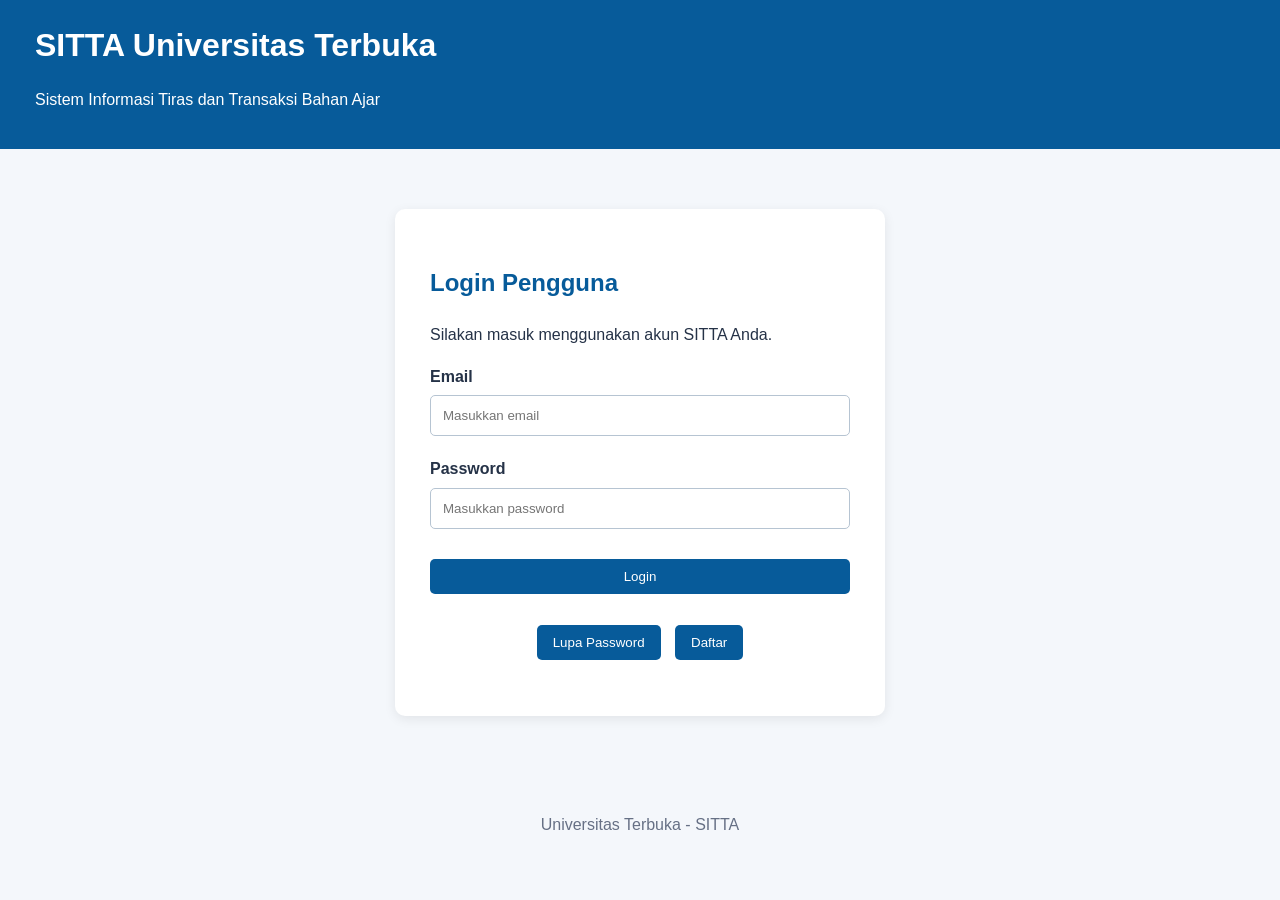
<file: sitta-praktik/index.html>
<!DOCTYPE html>
<html lang="id">
<head>
    <meta charset="UTF-8">
    <meta name="viewport" content="width=device-width, initial-scale=1.0">
    <title>Login SITTA - Universitas Terbuka</title>
    <link rel="stylesheet" href="css/style.css">
</head>
<body>

    <!-- Bagian judul aplikasi -->
    <header>
        <h1>SITTA Universitas Terbuka</h1>
        <p>Sistem Informasi Tiras dan Transaksi Bahan Ajar</p>
    </header>

    <!-- Bagian utama halaman Login -->
    <main class="login-container">

        <h2>Login Pengguna</h2>
        <p>Silakan masuk menggunakan akun SITTA Anda.</p>

        <!-- Form untuk memasukkan email dan password -->
       <!-- Mencegah browser menawarkan pengisian otomatis -->
        <form id="formLogin" autocomplete="off">

            <div class="form-group">
                <label for="email">Email</label>
                <input type="email" id="email"
                       placeholder="Masukkan email" 
                       autocomplete="off" required>
            </div>

            <div class="form-group">
                <label for="password">Password</label>
                <input type="password" id="password"
                       placeholder="Masukkan password" 
                       autocomplete="new-password" required>
            </div>

            <button type="submit">Login</button>
        </form>

        <!-- Tombol untuk membuka pop-up -->
        <p>
            <button type="button" id="btnLupa">Lupa Password</button>
            <button type="button" id="btnDaftar">Daftar</button>
        </p>

    </main>

    <!-- Pop-up Lupa Password -->
    <dialog id="modalLupa">
        <h2>Lupa Password</h2>
        <p>Silakan hubungi administrator SITTA untuk mengatur ulang password.</p>
        <button type="button" id="tutupLupa">Tutup</button>
    </dialog>

    <!-- Pop-up Pendaftaran -->
    <dialog id="modalDaftar">
        <h2>Pendaftaran Akun</h2>
        <p>Untuk membuat akun baru, silakan hubungi administrator Universitas Terbuka.</p>
        <button type="button" id="tutupDaftar">Tutup</button>
    </dialog>

    <!-- Bagian bawah halaman -->
    <footer>
        <p>Universitas Terbuka - SITTA</p>
    </footer>

    <!-- Menghubungkan data pengguna dan JavaScript -->
    <script src="js/data.js"></script>
    <script src="js/script.js"></script>

</body>
</html>
</file>
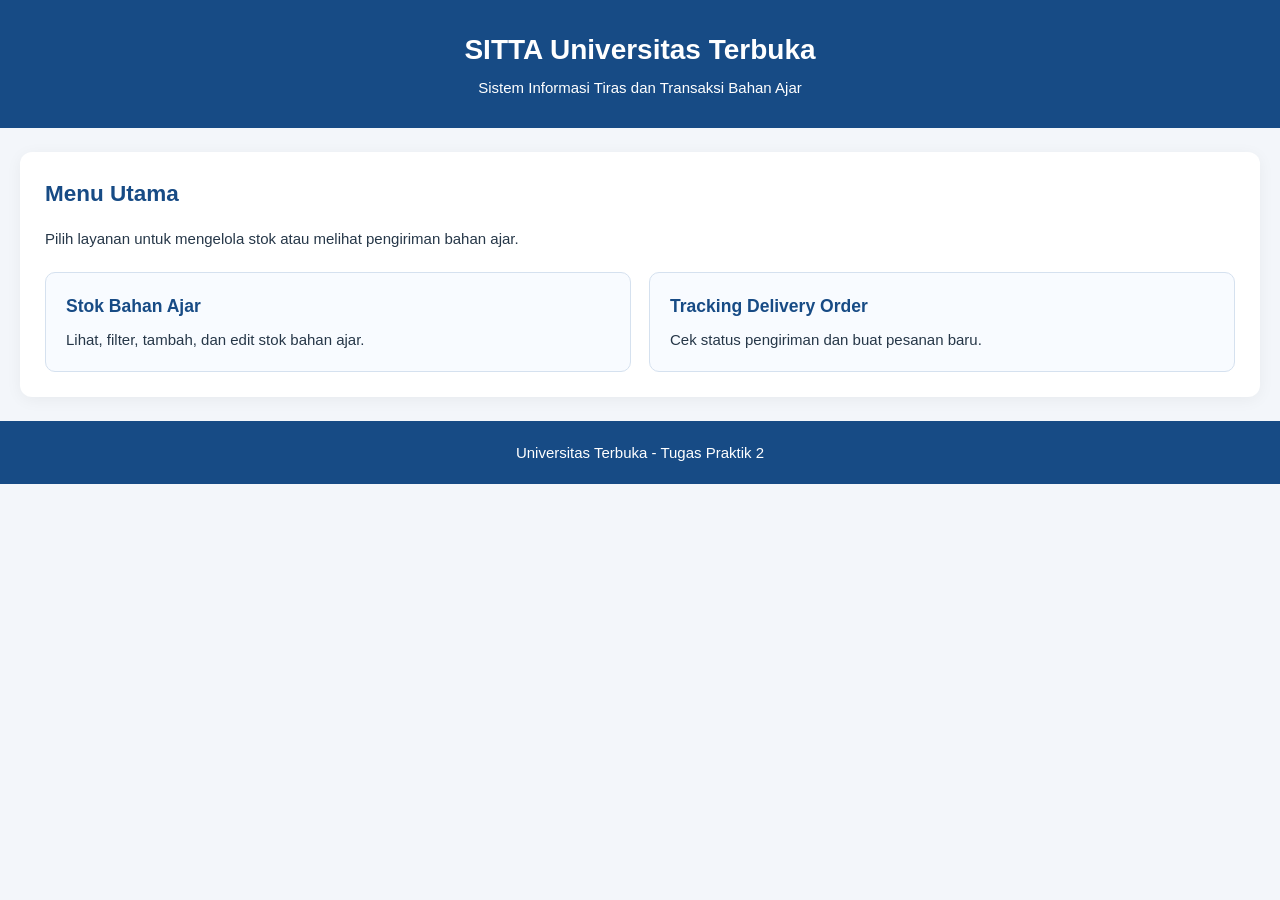
<file: tugas2-vue-ut/index.html>
<!DOCTYPE html>
<html lang="id">
<head>
    <meta charset="UTF-8">
    <meta name="viewport" content="width=device-width, initial-scale=1.0">
    <title>Menu Utama - SITTA UT</title>
    <link rel="stylesheet" href="css/style.css">
</head>
<body>
    <header>
        <h1>SITTA Universitas Terbuka</h1>
        <p>Sistem Informasi Tiras dan Transaksi Bahan Ajar</p>
    </header>

    <main class="beranda">
        <h2>Menu Utama</h2>
        <p>Pilih layanan untuk mengelola stok atau melihat pengiriman bahan ajar.</p>

        <div class="menu-grid">
            <a class="menu-card" href="stok.html">
                <h3>Stok Bahan Ajar</h3>
                <p>Lihat, filter, tambah, dan edit stok bahan ajar.</p>
            </a>

            <a class="menu-card" href="tracking.html">
                <h3>Tracking Delivery Order</h3>
                <p>Cek status pengiriman dan buat pesanan baru.</p>
            </a>
        </div>
    </main>

    <footer>Universitas Terbuka - Tugas Praktik 2</footer>
</body>
</html>
</file>
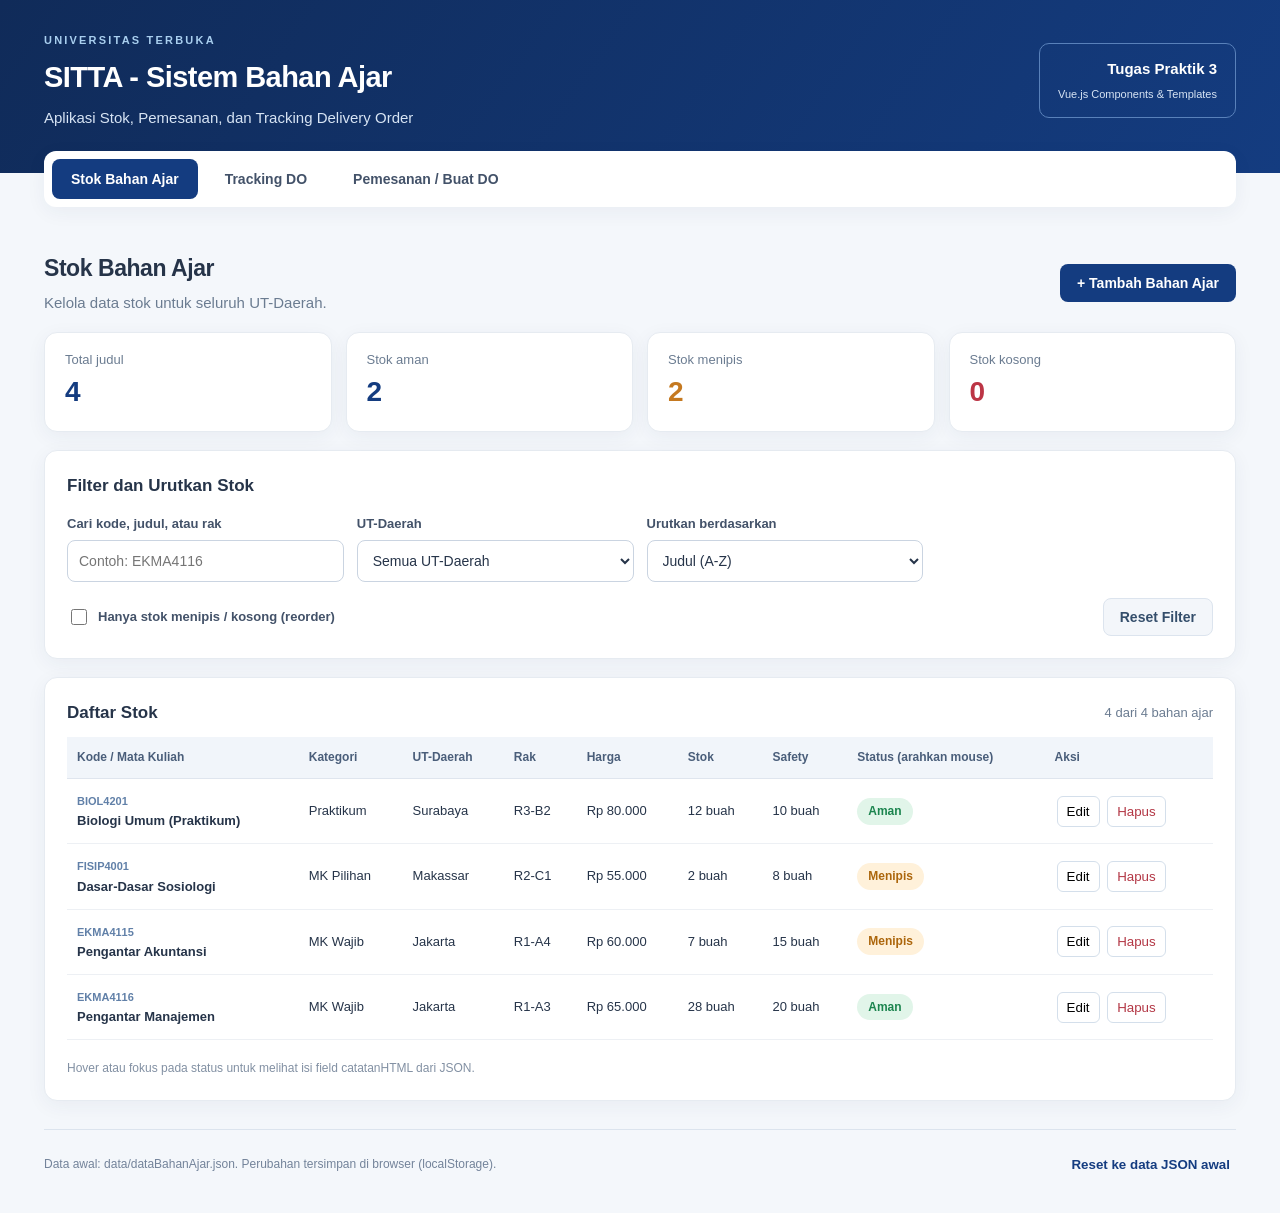
<file: tugas3-vue-ut/index.html>
<!DOCTYPE html>
<html lang="id">
<head>
  <meta charset="UTF-8">
  <meta name="viewport" content="width=device-width, initial-scale=1.0">
  <title>SITTA UT | Tugas Praktik 3</title>
  <link rel="stylesheet" href="assets/css/style.css">
</head>
<body>
  <div id="app" v-cloak>
    <header class="site-header">
      <div class="container header-row">
        <div>
          <p class="eyebrow">UNIVERSITAS TERBUKA</p>
          <h1>SITTA - Sistem Bahan Ajar</h1>
          <p class="header-subtitle">Aplikasi Stok, Pemesanan, dan Tracking Delivery Order</p>
        </div>
        <div class="header-label">Tugas Praktik 3<br><small>Vue.js Components & Templates</small></div>
      </div>
    </header>

    <main class="container">
      <nav class="main-tabs" aria-label="Navigasi utama">
        <button type="button" :class="{ active: tab === 'stok' }" @click="tab = 'stok'">Stok Bahan Ajar</button>
        <button type="button" :class="{ active: tab === 'tracking' }" @click="tab = 'tracking'">Tracking DO</button>
        <button type="button" :class="{ active: tab === 'order' }" @click="tab = 'order'">Pemesanan / Buat DO</button>
      </nav>

      <div v-if="notice" class="notice" role="status">
        <span v-text="notice"></span>
        <button class="text-btn" type="button" @click="notice = ''">Tutup</button>
      </div>

      <section v-if="tab === 'stok'" aria-label="Halaman stok">
        <ba-stock-table
          :items="state.stok"
          :upbjj-list="state.upbjjList"
          :kategori-list="state.kategoriList"
          @save-item="handleSaveStock"
          @delete-item="handleDeleteStock">
        </ba-stock-table>
      </section>
      <section v-else-if="tab === 'tracking'" aria-label="Halaman tracking">
        <do-tracking
          :orders="state.tracking"
          :paket-list="state.paket"
          :focus-do="lastCreatedDO"
          @new-order="tab = 'order'"
          @add-progress="handleAddProgress"
          @update-status="handleUpdateStatus">
        </do-tracking>
      </section>
      <section v-else aria-label="Halaman pemesanan">
        <order-form
          :orders="state.tracking"
          :paket-list="state.paket"
          :stok-list="state.stok"
          :pengiriman-list="state.pengirimanList"
          @created="handleCreateOrder">
        </order-form>
      </section>
      <footer class="footer">
        <span>Data awal: data/dataBahanAjar.json. Perubahan tersimpan di browser (localStorage).</span>
        <button type="button" class="text-btn" @click="resetDemo">Reset ke data JSON awal</button>
      </footer>
    </main>
  </div>

  <div id="boot-error" class="boot-error" hidden></div>

  <!-- Vue 2.7.14 digunakan karena sesuai contoh Vue.component pada soal. -->
  <script src="assets/js/vue.js"></script>
  <!-- Urutan penting: service -> komponen -> aplikasi root. -->
  <script src="js/services/api.js"></script>
  <script src="js/components/status-badge.js"></script>
  <script src="js/components/app-modal.js"></script>
  <script src="js/components/stock-table.js"></script>
  <script src="js/components/do-tracking.js"></script>
  <script src="js/components/order-form.js"></script>
  <script src="js/app.js"></script>
</body>
</html>
</file>
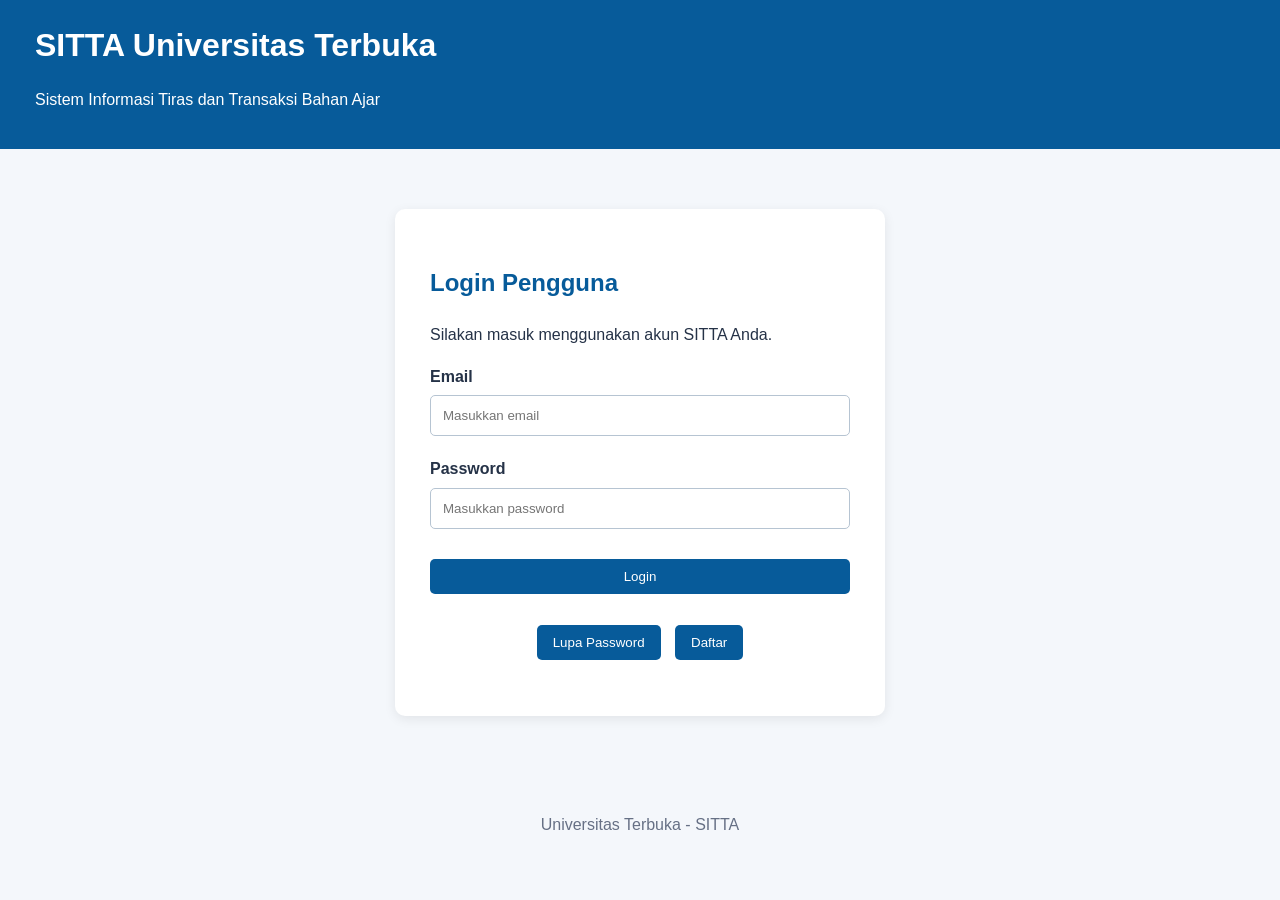
<file: sitta-praktik/dashboard.html>
<!DOCTYPE html>
<html lang="id">
<head>
    <meta charset="UTF-8">
    <meta name="viewport" content="width=device-width, initial-scale=1.0">
    <title>Dashboard SITTA</title>
    <link rel="stylesheet" href="css/style.css">

</head>
<body>

    <header>
        <h1>Dashboard Aplikasi SITTA</h1>
        <p>Sistem Informasi Bahan Ajar Universitas Terbuka</p>
    </header>

    <nav>
        <a href="stok.html">Informasi Bahan Ajar</a> |
        <a href="tracking.html">Tracking Pengiriman</a> |

        <label for="menuLaporan">Laporan:</label>
        <select id="menuLaporan">
            <option value="">Pilih Laporan</option>
            <option value="monitoring">Monitoring Progress DO Bahan Ajar</option>
            <option value="rekap">Rekap Bahan Ajar</option>
        </select> |

        <button type="button" id="btnHistori">
            Histori Transaksi Bahan Ajar
        </button>
    </nav>

    <main>
        <h2 id="salam"></h2>
        <p id="namaPengguna"></p>

        <h3>Selamat Datang di SITTA</h3>
        <p>
            Aplikasi ini digunakan untuk melihat informasi stok
            bahan ajar dan memantau pengiriman bahan ajar
            Universitas Terbuka.
        </p>

        <section id="hasilMenu" aria-live="polite"></section>
    </main>

    <footer>
        <p>Universitas Terbuka - SITTA</p>
        <a href="index.html" id="logout">Logout</a>
    </footer>

    <!-- Mengambil data bahan ajar dan pengiriman -->
    <script src="js/data.js"></script>

    <!-- Mengaktifkan fungsi dashboard -->
    <script src="js/dashboard.js"></script>

</body>
</html>
</file>
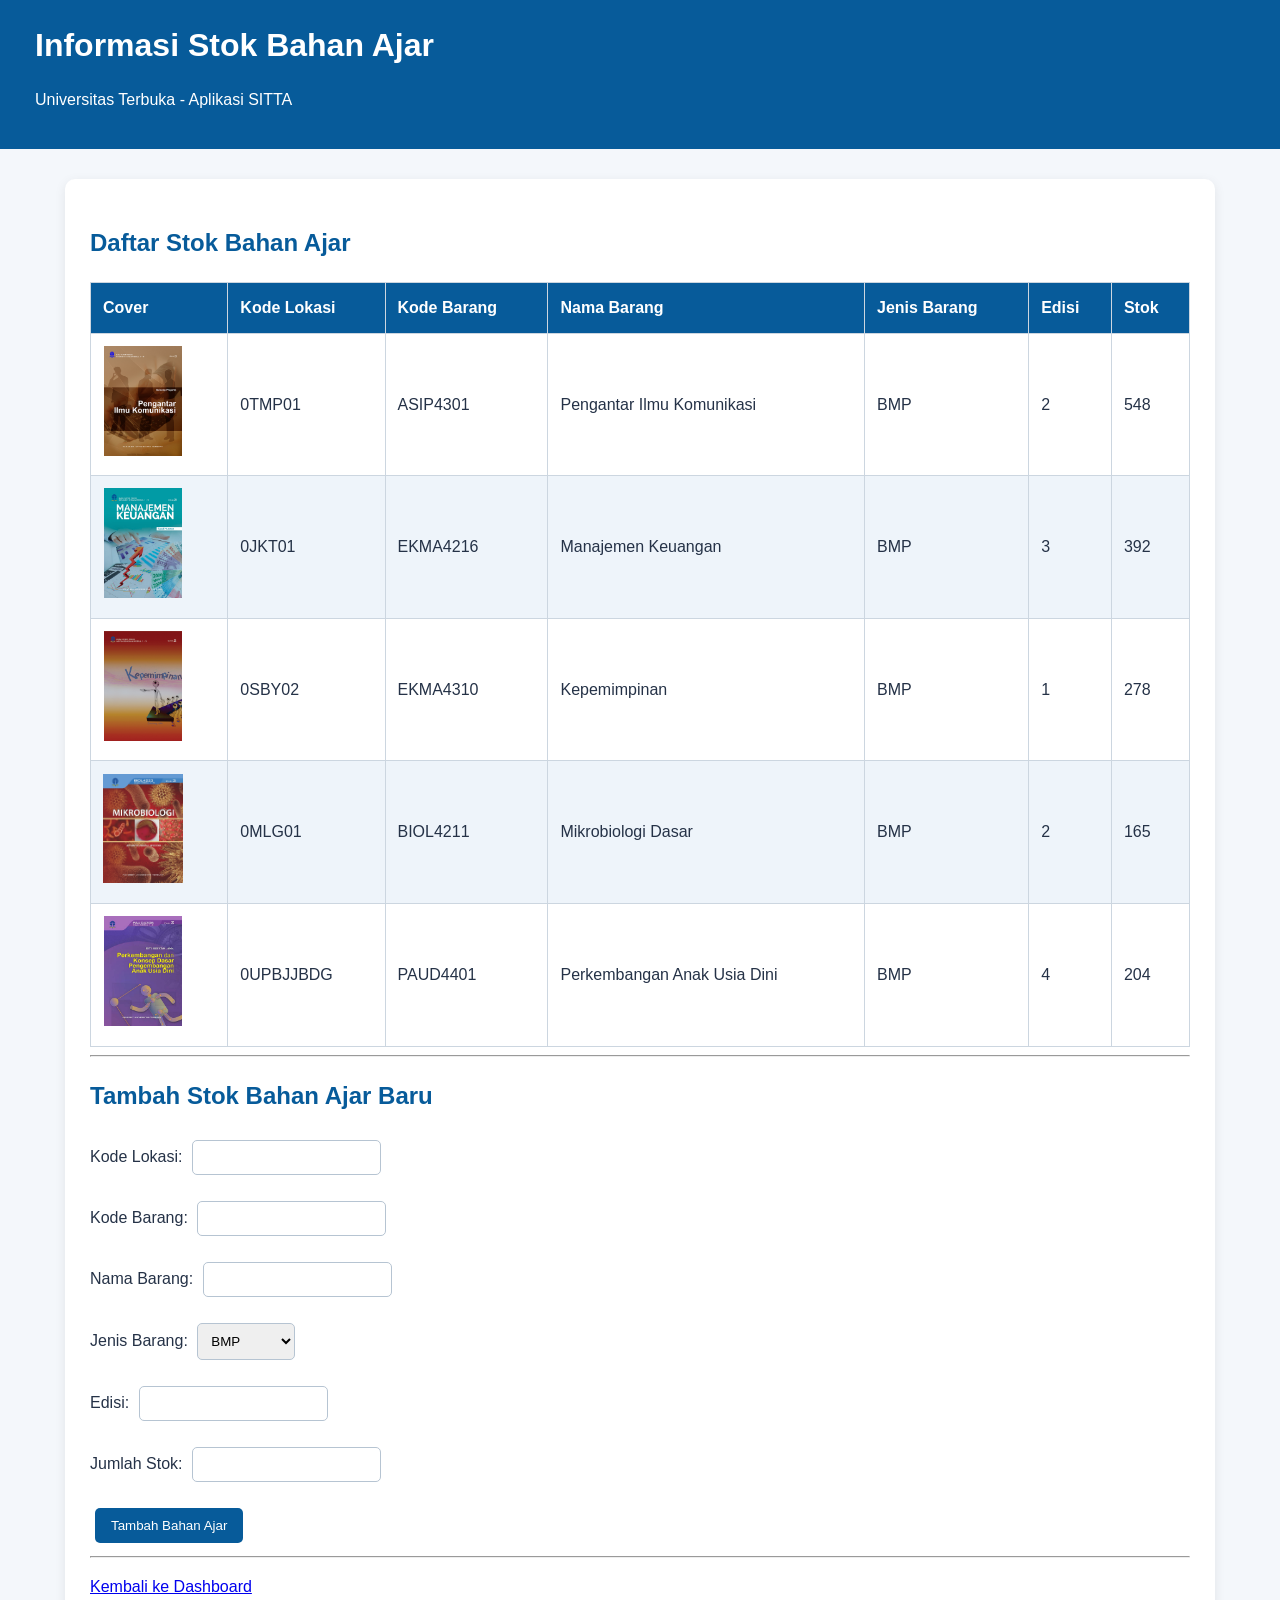
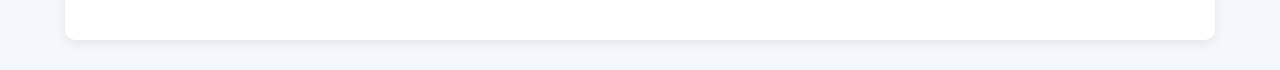
<file: sitta-praktik/stok.html>
<!DOCTYPE html>
<html lang="id">
<head>
    <meta charset="UTF-8">
    <meta name="viewport" content="width=device-width, initial-scale=1.0">
    <title>Informasi Stok Bahan Ajar - SITTA</title>
    <link rel="stylesheet" href="css/style.css">

</head>
<body>

    <header>
        <h1>Informasi Stok Bahan Ajar</h1>
        <p>Universitas Terbuka - Aplikasi SITTA</p>
    </header>

    <main>

        <!-- Bagian tabel informasi bahan ajar -->
        <section>
            <h2>Daftar Stok Bahan Ajar</h2>

            <table border="1" cellpadding="10">
                <thead>
                    <tr>
                        <th>Cover</th>
                        <th>Kode Lokasi</th>
                        <th>Kode Barang</th>
                        <th>Nama Barang</th>
                        <th>Jenis Barang</th>
                        <th>Edisi</th>
                        <th>Stok</th>
                    </tr>
                </thead>

                <!-- Data tabel diisi menggunakan JavaScript DOM -->
                <tbody id="tabelStok"></tbody>
            </table>
        </section>

        <hr>

        <!-- Bagian form untuk menambahkan bahan ajar -->
        <section>
            <h2>Tambah Stok Bahan Ajar Baru</h2>

            <form id="formStok">

                <p>
                    <label for="kodeLokasi">Kode Lokasi:</label>
                    <input type="text" id="kodeLokasi" required>
                </p>

                <p>
                    <label for="kodeBarang">Kode Barang:</label>
                    <input type="text" id="kodeBarang" required>
                </p>

                <p>
                    <label for="namaBarang">Nama Barang:</label>
                    <input type="text" id="namaBarang" required>
                </p>

                <p>
                    <label for="jenisBarang">Jenis Barang:</label>
                    <select id="jenisBarang" required>
                        <option value="BMP">BMP</option>
                        <option value="Non-BMP">Non-BMP</option>
                    </select>
                </p>

                <p>
                    <label for="edisi">Edisi:</label>
                    <input type="number" id="edisi" min="1" required>
                </p>

                <p>
                    <label for="jumlahStok">Jumlah Stok:</label>
                    <input type="number" id="jumlahStok" min="0" required>
                </p>

                <button type="submit">Tambah Bahan Ajar</button>
            </form>
        </section>

        <hr>

        <!-- Navigasi kembali ke dashboard -->
        <p>
            <a href="dashboard.html">Kembali ke Dashboard</a>
        </p>

    </main>

    <!-- Menghubungkan data dosen dan JavaScript -->
    <script src="js/data.js"></script>
    <script src="js/stok.js"></script>

</body>
</html>
</file>
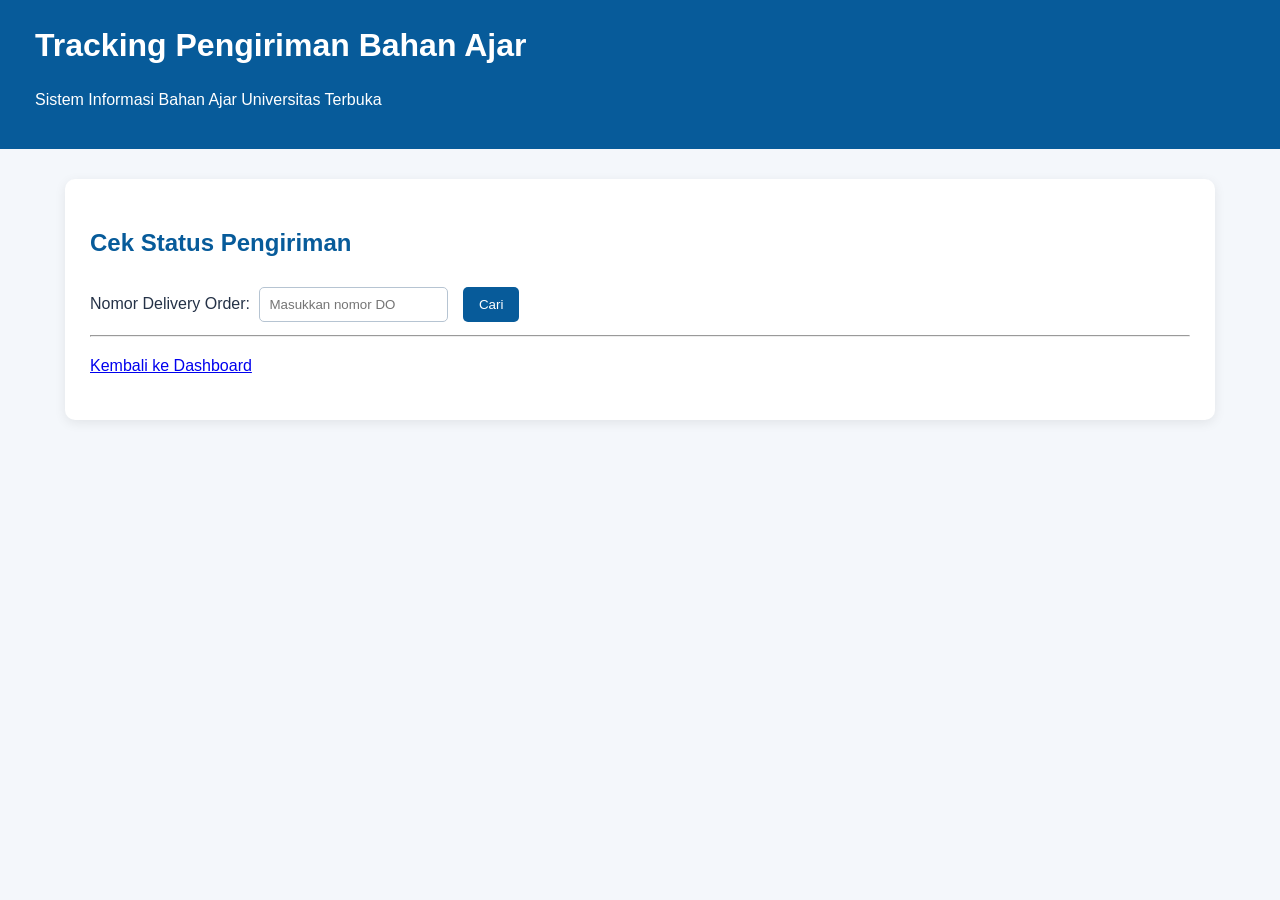
<file: sitta-praktik/tracking.html>
<!DOCTYPE html>
<html lang="id">
<head>
    <meta charset="UTF-8">
    <meta name="viewport" content="width=device-width, initial-scale=1.0">
    <title>Tracking Pengiriman - SITTA</title>
    <link rel="stylesheet" href="css/style.css">

</head>
<body>

    <header>
        <h1>Tracking Pengiriman Bahan Ajar</h1>
        <p>Sistem Informasi Bahan Ajar Universitas Terbuka</p>
    </header>

    <main>
        <h2>Cek Status Pengiriman</h2>

        <!-- Form pencarian nomor Delivery Order -->
        <form id="formTracking">
            <label for="nomorDO">Nomor Delivery Order:</label>

            <input
                type="text"
                id="nomorDO"
                placeholder="Masukkan nomor DO"
                required
            >

            <button type="submit">Cari</button>
        </form>

        <hr>

        <!-- Tempat menampilkan hasil pencarian -->
        <section id="hasilTracking" aria-live="polite"></section>

        <p>
            <a href="dashboard.html">Kembali ke Dashboard</a>
        </p>
    </main>

    <!-- Menghubungkan data dan JavaScript -->
    <script src="js/data.js"></script>
    <script src="js/tracking.js"></script>

</body>
</html>
</file>
<file: sitta-praktik/css/style.css>
/* Mengatur tampilan dasar seluruh halaman */
body {
    font-family: Arial, sans-serif;
    background-color: #f4f7fb;
    color: #253247;
    margin: 0;
    line-height: 1.6;
}

/* Mengatur bagian judul halaman */
header {
    background-color: #075b9a;
    color: white;
    padding: 20px 35px;
}

/* Mengatur ukuran judul */
h1 {
    margin: 0;
}

h2, h3 {
    color: #075b9a;
}

/* Mengatur area konten utama */
main {
    max-width: 1100px;
    margin: 30px auto;
    padding: 25px;
    background-color: white;
    border-radius: 10px;
    box-shadow: 0 3px 12px rgba(0, 0, 0, 0.08);
}

/* Mengatur menu navigasi */
nav {
    background-color: #e1edf7;
    padding: 15px 35px;
}

nav a {
    color: #075b9a;
    text-decoration: none;
    margin-right: 15px;
}

/* Mengatur formulir */
input, select {
    padding: 9px;
    border: 1px solid #b6c4d2;
    border-radius: 5px;
    margin: 5px;
}

/* Mengatur tombol */
button {
    background-color: #075b9a;
    color: white;
    border: none;
    padding: 10px 16px;
    border-radius: 5px;
    cursor: pointer;
    margin: 5px;
}

/* Memberikan efek ketika tombol disentuh mouse */
button:hover {
    background-color: #034574;
}

/* Mengatur tampilan tabel stok */
table {
    width: 100%;
    border-collapse: collapse;
    margin-top: 20px;
}

th, td {
    border: 1px solid #ccd6e0;
    padding: 12px;
    text-align: left;
}

/* Mengatur warna judul kolom */
th {
    background-color: #075b9a;
    color: white;
}

/* Memberikan warna selang-seling pada baris tabel */
tbody tr:nth-child(even) {
    background-color: #eef4fa;
}

/* Mengatur gambar sampul buku */
td img {
    width: 80px;
    height: 110px;
    object-fit: contain;
}

/* Mengatur tampilan pop-up */
dialog {
    border: none;
    border-radius: 10px;
    padding: 25px;
    max-width: 400px;
    box-shadow: 0 5px 25px rgba(0, 0, 0, 0.2);
}

/* Menggelapkan latar belakang saat pop-up terbuka */
dialog::backdrop {
    background-color: rgba(0, 0, 0, 0.5);
}

/* Mengatur footer */
footer {
    text-align: center;
    padding: 20px;
    color: #667085;
}

/* Menyesuaikan tampilan untuk layar kecil */
@media (max-width: 768px) {
    main {
        margin: 15px;
        padding: 15px;
        overflow-x: auto;
    }

    nav {
        padding: 15px;
    }

    table {
        font-size: 13px;
    }
}

/* Mengatur ukuran dan posisi kotak Login */
.login-container {
    max-width: 420px;
    margin: 60px auto;
    padding: 35px;
}

/* Mengatur jarak antar kolom formulir */
.form-group {
    margin-bottom: 20px;
}

/* Mengatur label Email dan Password */
.form-group label {
    display: block;
    font-weight: bold;
    margin-bottom: 6px;
}

/* Mengatur ukuran kolom Email dan Password */
.form-group input {
    width: 100%;
    box-sizing: border-box;
    margin: 0;
    padding: 12px;
}

/* Mengatur tombol Login agar memenuhi lebar form */
#formLogin button {
    width: 100%;
    margin: 10px 0;
}

/* Mengatur tampilan tombol Lupa Password dan Daftar */
.login-container > p:last-child {
    text-align: center;
}
</file>
<file: tugas2-vue-ut/css/style.css>
/* Tampilan utama SITTA Universitas Terbuka */

* {
    box-sizing: border-box;
}

body {
    margin: 0;
    background: #f3f6fa;
    color: #263748;
    font: 15px/1.55 Arial, sans-serif;
}

/* Header */
header {
    background: #174b85;
    color: white;
    padding: 28px 15px;
    text-align: center;
}

header h1 {
    margin: 0 0 5px;
    font-size: 28px;
}

header p {
    margin: 0;
}

/* Navigasi */
nav {
    background: #e0eaf6;
    padding: 12px;
    text-align: center;
}

nav a {
    display: inline-block;
    margin: 4px 6px;
    padding: 8px 14px;
    border-radius: 6px;
    background: white;
    color: #174b85;
    text-decoration: none;
    font-weight: bold;
}

nav a:hover,
nav a[aria-current="page"] {
    background: #174b85;
    color: white;
}

/* Konten halaman */
main {
    max-width: 1240px;
    margin: 24px auto;
    padding: 25px;
    background: white;
    border-radius: 12px;
    box-shadow: 0 3px 16px #0000000d;
}

h2, h3 {
    color: #174b85;
}

h2 {
    margin: 0 0 12px;
}

.section-spaced {
    border-top: 1px solid #dbe3ec;
    margin-top: 30px;
    padding-top: 26px;
}

/* Menu utama */
.menu-grid {
    display: grid;
    grid-template-columns: repeat(2, minmax(0, 1fr));
    gap: 18px;
    margin-top: 22px;
}

.menu-card {
    padding: 20px;
    border: 1px solid #d5e1ef;
    border-radius: 10px;
    background: #f8fbff;
    text-decoration: none;
    color: inherit;
}

.menu-card:hover {
    border-color: #174b85;
    background: #eef5ff;
}

.menu-card h3 {
    margin: 0 0 8px;
}

.menu-card p {
    margin: 0;
}

/* Filter dan formulir */
.filter-grid,
.form-grid {
    display: grid;
    grid-template-columns: repeat(3, minmax(0, 1fr));
    gap: 14px;
}

.form-grid {
    grid-template-columns: repeat(2, minmax(0, 1fr));
}

label {
    display: block;
    font-weight: bold;
}

input:not([type="checkbox"]),
select {
    width: 100%;
    padding: 10px;
    margin-top: 6px;
    border: 1px solid #bdc9d7;
    border-radius: 6px;
    background: white;
    font: inherit;
}

input:focus,
select:focus {
    outline: 2px solid #9cc5f2;
    outline-offset: 1px;
}

input:disabled {
    background: #e9eef3;
}

/* Tombol */
button {
    border: none;
    border-radius: 6px;
    background: #174b85;
    padding: 10px 16px;
    color: white;
    font-weight: bold;
    cursor: pointer;
}

button:hover {
    background: #0e325c;
}

button.secondary {
    background: #e6edf5;
    color: #173b61;
}

button.secondary:hover {
    background: #cddbe9;
}

.filter-actions,
.form-actions,
.search-row {
    display: flex;
    align-items: end;
    gap: 12px;
    flex-wrap: wrap;
    margin-top: 16px;
}

.checkbox-label {
    display: flex;
    gap: 8px;
    align-items: center;
    font-weight: normal;
}

.checkbox-label input {
    margin: 0;
}

/* Tabel bahan ajar */
.table-wrap {
    overflow-x: auto;
    margin-top: 18px;
}

table {
    width: 100%;
    border-collapse: collapse;
    min-width: 1020px;
    font-size: 13px;
}

th {
    background: #174b85;
    color: white;
    text-align: left;
}

th, td {
    padding: 10px;
    border: 1px solid #dce5ed;
    vertical-align: top;
}

tbody tr:nth-child(even) {
    background: #f6f9fc;
}

.empty {
    text-align: center;
    color: #667788;
}

/* Warna status stok */
.status {
    font-weight: bold;
}

.status.aman {
    color: #167a37;
}

.status.menipis {
    color: #ad6300;
}

.status.kosong {
    color: #c52222;
}

/* Formulir */
form {
    padding: 18px;
    border-radius: 9px;
    border: 1px solid #dce5ed;
    background: #f9fbfe;
}

.full-width {
    grid-column: 1 / -1;
}

/* Pesan pemberitahuan */
.notice {
    padding: 10px 14px;
    background: #eef6ef;
    color: #20572a;
    border-radius: 6px;
}

.warning {
    color: #ae2b25;
    font-weight: bold;
}

/* Detail pengiriman dan paket */
.result-box,
.detail-paket {
    margin-top: 18px;
    padding: 15px 18px;
    background: #eef5ff;
    border-left: 4px solid #174b85;
    border-radius: 6px;
}

.result-box p {
    margin: 5px 0;
}

.total {
    font-size: 17px;
}

/* Footer */
footer {
    padding: 20px;
    background: #174b85;
    color: white;
    text-align: center;
}

/* Tampilan HP */
@media (max-width: 700px) {
    main {
        margin: 12px;
        padding: 18px;
    }

    header h1 {
        font-size: 23px;
    }

    .menu-grid,
    .filter-grid,
    .form-grid {
        grid-template-columns: 1fr;
    }
}
</file>
<file: tugas3-vue-ut/assets/css/style.css>
:root { --brand:#143c80; --brand-d:#102b59; --accent:#16a6a4; --bg:#f4f7fb; --ink:#263449; --muted:#6b7c91; --border:#dfe5ee; --shadow:0 5px 20px rgba(34,62,100,.055); }
* { box-sizing:border-box; }
html { scroll-behavior:smooth; }
body { margin:0; background:var(--bg); color:var(--ink); font:15px/1.55 'Segoe UI',Arial,sans-serif; }
[v-cloak] { display:none; }
.container { max-width:1240px; margin:0 auto; padding:0 24px; }
.site-header { background:linear-gradient(125deg,var(--brand-d),var(--brand)); color:white; padding:32px 0 44px; }
.header-row { display:flex; justify-content:space-between; align-items:center; gap:24px; }
.eyebrow { margin:0 0 6px; color:#a9cfef; letter-spacing:2.2px; font-size:11px; font-weight:700; }
h1 { margin:0; font-size:29px; letter-spacing:-.55px; }
.header-subtitle { margin:6px 0 0; color:#d7e4f4; }
.header-label { padding:13px 18px; border:1px solid #5981ba; border-radius:10px; font-weight:650; text-align:right; }
.header-label small { font-size:11px; color:#d7e4f4; font-weight:400; }
.main-tabs { display:flex; gap:8px; flex-wrap:wrap; background:white; border-radius:12px; padding:8px; box-shadow:var(--shadow); position:relative; top:-22px; margin-bottom:-1px; }
.main-tabs button { border:0; background:transparent; padding:12px 19px; border-radius:8px; color:#435269; font-weight:700; font-size:14px; cursor:pointer; }
.main-tabs button:hover { background:#eef3fa; }
.main-tabs button.active { background:var(--brand); color:white; }
.section-heading { display:flex; justify-content:space-between; align-items:center; gap:15px; margin:23px 0 18px; }
h2 { font-size:23px; margin:0; letter-spacing:-.45px; }
h3 { margin:0 0 15px; font-size:17px; }
.section-heading p,.subtle { margin:4px 0 0; color:var(--muted); }
.panel,.stat-card { background:white; border:1px solid #e6ebf1; border-radius:13px; padding:22px; box-shadow:var(--shadow); margin-bottom:18px; }
.stats-grid { display:grid; grid-template-columns:repeat(4,1fr); gap:14px; }
.stat-card { display:flex; flex-direction:column; padding:17px 20px; }
.stat-card span { color:var(--muted); font-size:13px; }
.stat-card strong { font-size:28px; color:var(--brand); }
.stat-card strong.orange-text { color:#c57920; }
.stat-card strong.red-text { color:#bc3545; }
.filter-grid { display:grid; grid-template-columns:repeat(4,minmax(0,1fr)); gap:13px; }
.form-grid { display:grid; grid-template-columns:repeat(2,minmax(0,1fr)); gap:15px; }
.full-width { grid-column:1/-1; }
label,.field-label { display:block; font-size:13px; color:#435269; font-weight:650; }
input:not([type='checkbox']),select { display:block; width:100%; min-height:42px; border:1px solid #cad4e1; border-radius:8px; padding:9px 11px; font-size:14px; margin-top:6px; font-family:inherit; color:#263449; background:white; }
input:focus,select:focus { outline:2px solid #a6c6f5; outline-offset:1px; border-color:var(--brand); }
input[readonly],input:disabled { background:#f1f4f8; color:#617187; }
.filter-bottom { display:flex; justify-content:space-between; align-items:center; gap:12px; margin-top:16px; }
.checkline { display:flex; gap:8px; align-items:center; }
.checkline input { width:16px; height:16px; }
.btn { border:1px solid transparent; border-radius:8px; padding:10px 16px; font-size:14px; font-family:inherit; font-weight:700; cursor:pointer; white-space:nowrap; }
.btn-primary { background:var(--brand); color:white; }
.btn-primary:hover { background:#0d2860; }
.btn-ghost { background:#f3f6fa; border-color:#dce4ee; color:#344e6b; }
.btn-ghost:hover { background:#eaf0f8; }
.btn-danger { background:#bb3544; color:#fff; }
.btn-danger:hover { background:#a12837; }
.text-btn { background:none; border:0; color:var(--brand); cursor:pointer; font-weight:700; font-family:inherit; }
.table-heading { display:flex; align-items:center; justify-content:space-between; gap:16px; margin-bottom:11px; }
.table-heading h3 { margin:0; }
.table-heading span { color:var(--muted); font-size:13px; }
.table-scroll { overflow-x:auto; padding-bottom:9px; }
table { width:100%; border-collapse:collapse; text-align:left; font-size:13px; min-width:1060px; }
th { color:#4a5e7a; background:#f1f5fa; padding:11px 10px; border-bottom:1px solid var(--border); font-size:12px; }
td { padding:12px 10px; border-bottom:1px solid #edf0f4; vertical-align:middle; }
tbody tr:hover { background:#f9fbfd; }
.small-code { color:#6180a8; font-size:11px; font-weight:750; }
.nowrap { white-space:nowrap; }
.small-btn { border:1px solid #d4dfeb; border-radius:6px; background:#fff; padding:7px 9px; cursor:pointer; margin:2px; }
.small-btn:hover { background:#eaf0f9; }
.danger-text { color:#b33745; }
.status-wrap { position:relative; display:inline-block; }
.status { display:inline-block; border-radius:20px; padding:4px 11px; font-size:12px; font-weight:750; cursor:help; }
.status-safe { background:#e1f5e9; color:#1b844e; }
.status-low { background:#fff1da; color:#ac660c; }
.status-empty { background:#fde5e8; color:#b02c40; }
.status-tooltip { position:absolute; z-index:10; bottom:calc(100% + 8px); right:0; width:245px; border:1px solid #dbe3ed; box-shadow:0 10px 25px rgba(23,54,96,.18); background:#fff; color:#263449; border-radius:9px; padding:12px; font-size:12px; font-weight:400; }
.status-tooltip strong { display:block; margin-bottom:5px; }
.hint { margin:10px 0 0; font-size:12px; color:#8290a3; }
.empty-state { padding:25px; text-align:center; color:#8290a3; }
.editor { border:1px solid #a6c4e8; }
.actions { display:flex; gap:10px; margin-top:18px; }
.actions.right { justify-content:flex-end; }
.form-error { color:#b02c40; background:#ffedf0; border:1px solid #f6cbd0; padding:10px 12px; border-radius:8px; font-size:13px; }
.modal-backdrop { position:fixed; z-index:30; inset:0; background:rgba(11,28,52,.58); display:flex; align-items:center; justify-content:center; padding:20px; }
.modal-panel { background:#fff; width:min(450px,100%); padding:26px; border-radius:13px; box-shadow:0 20px 65px rgba(0,0,0,.2); }
.modal-panel p { margin:0 0 24px; }
.search-row { display:grid; grid-template-columns:1fr 2fr auto; gap:12px; align-items:end; }
.search-actions { display:flex; gap:7px; }
.tracking-grid { display:grid; grid-template-columns: minmax(300px, 0.85fr) minmax(350px, 1.4fr); gap:18px; }
.order-summary { display:flex; flex-direction:column; text-align:left; width:100%; padding:13px 14px; background:#f8fafc; border:1px solid #e5ebf2; border-radius:9px; margin:8px 0; cursor:pointer; font:inherit; color:var(--ink); }
.order-summary.selected { border-color:#6e9bde; background:#eaf2fe; }
.order-summary span { color:#536780; font-size:13px; }
.order-summary small { color:#667f9c; }
.detail-grid { display:grid; grid-template-columns:130px 1fr; gap:8px 15px; margin:15px 0 20px; font-size:13px; }
.detail-grid dt { color:#677b93; }
.detail-grid dd { margin:0; }
.timeline { list-style:none; padding:0 0 0 14px; border-left:2px solid #c9dbf2; margin:14px 0 24px; }
.timeline li { display:flex; flex-direction:column; gap:2px; padding:0 0 16px 14px; position:relative; font-size:13px; }
.timeline li:before { content:''; position:absolute; top:5px; left:-20px; width:10px; height:10px; border-radius:50%; background:#2677b9; }
.timeline strong { color:#456486; font-size:12px; }
.order-panel { max-width:880px; }
.do-preview { display:flex; justify-content:space-between; align-items:center; background:#edf4ff; border:1px solid #d3e4f7; padding:13px 16px; border-radius:8px; margin-bottom:20px; }
.do-preview span { color:#536a86; }
.do-preview strong { font-size:19px; color:var(--brand); }
.package-preview { border-radius:9px; background:#f6fafc; border:1px solid #e4ebf3; padding:15px 18px; margin-top:18px; }
.package-preview h3 { margin:0 0 7px; }
.package-preview ul { margin:7px 0; padding-left:22px; }
.tips { max-width:880px; }
.tips p { margin:0; color:#62758b; }
.notice { display:flex; justify-content:space-between; background:#e4f3f7; color:#23576b; border:1px solid #badbe4; border-radius:10px; padding:11px 15px; margin:8px 0 18px; }
.footer { display:flex; justify-content:space-between; align-items:center; gap:10px; border-top:1px solid #dce4ee; padding:25px 0 40px; margin-top:28px; color:#73839a; font-size:12px; }
.boot-error { padding:18px; background:#fee; color:#900; }
@media(max-width:980px) { .filter-grid {grid-template-columns:repeat(2,1fr)} .stats-grid {grid-template-columns:repeat(2,1fr)} .tracking-grid {grid-template-columns:1fr} .search-row {grid-template-columns:1fr 2fr} .search-actions {grid-column:1/-1;} }
@media(max-width:600px) { .container {padding:0 14px;} .site-header {padding:22px 0 36px;} h1 {font-size:22px} .header-label {display:none;} .main-tabs {top:-16px} .main-tabs button {padding:10px 11px; font-size:12px} .section-heading {align-items:flex-start; flex-direction:column} .filter-grid,.form-grid,.search-row {grid-template-columns:1fr} .stats-grid {gap:8px;} .stat-card {padding:12px;} .filter-bottom,.footer {align-items:flex-start; flex-direction:column;} .search-actions {grid-column:auto} .detail-grid {grid-template-columns:105px 1fr;} .panel {padding:16px;} }
</file>
